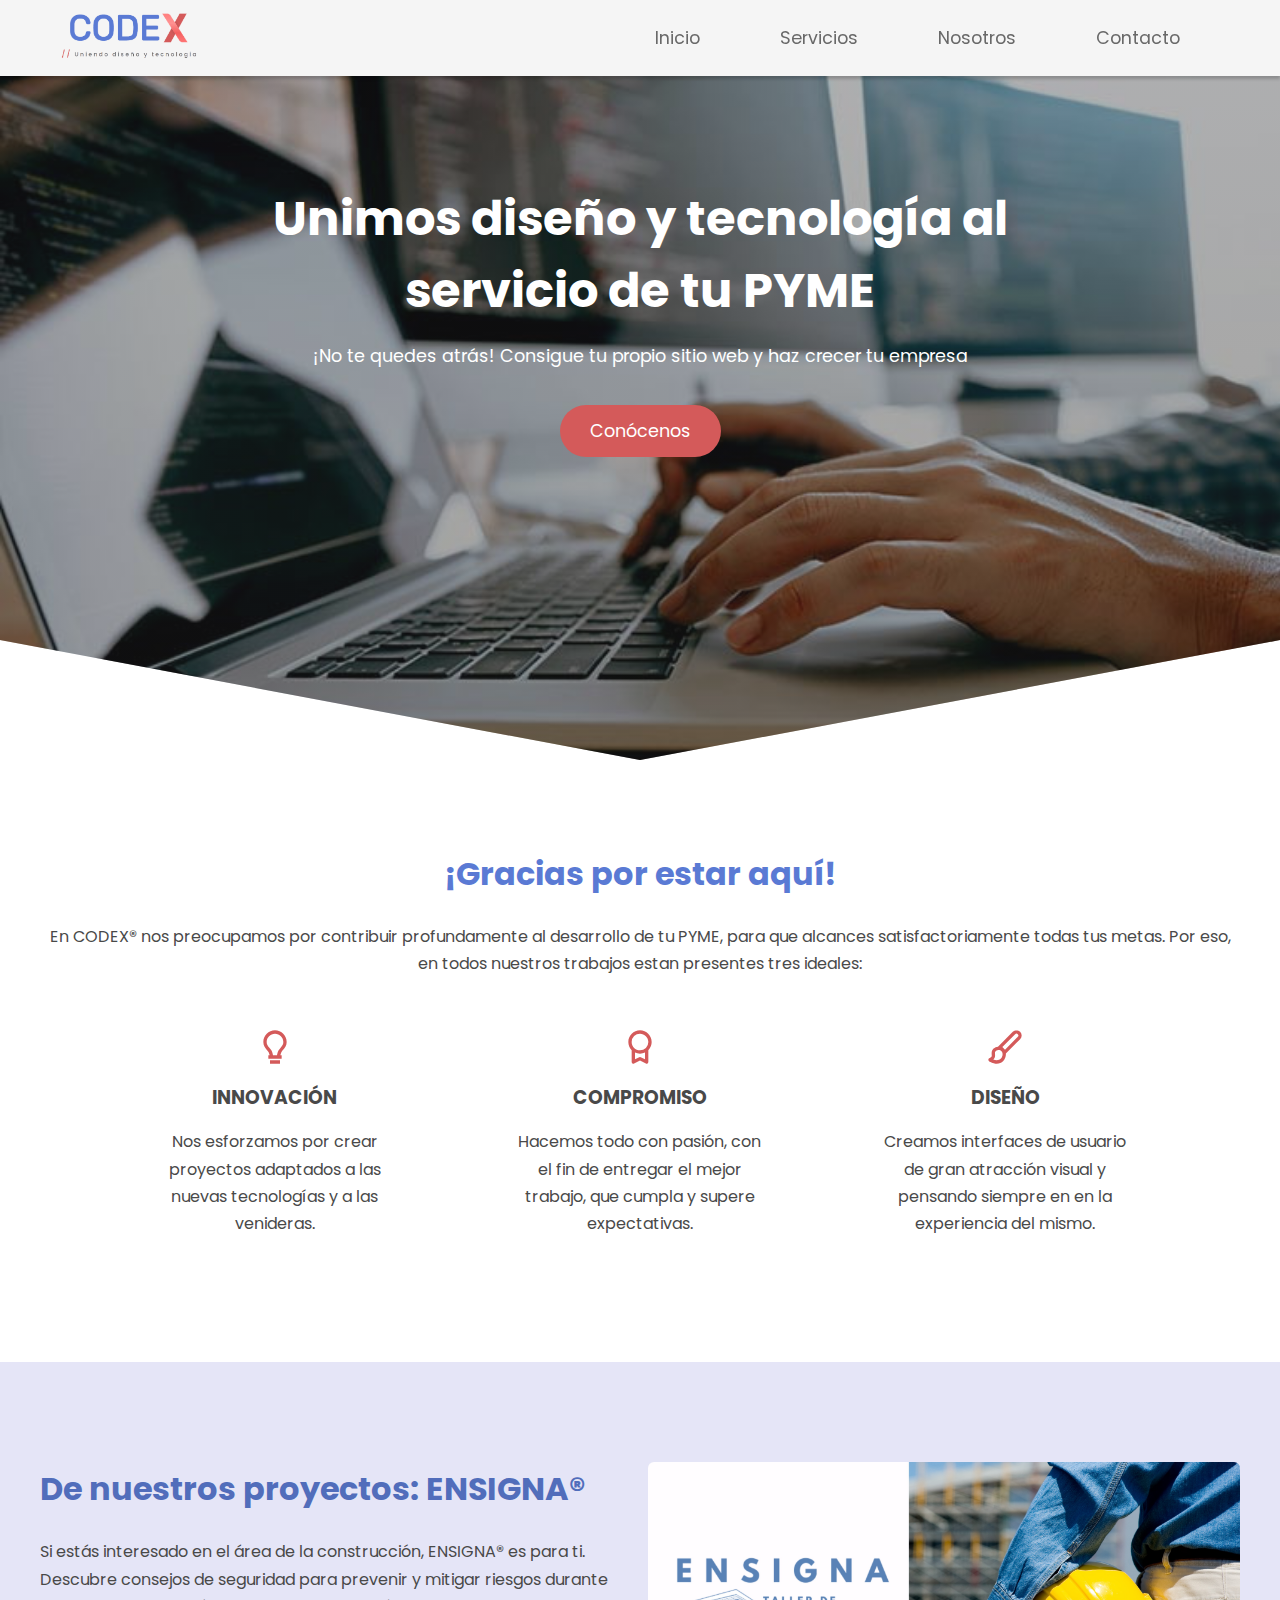
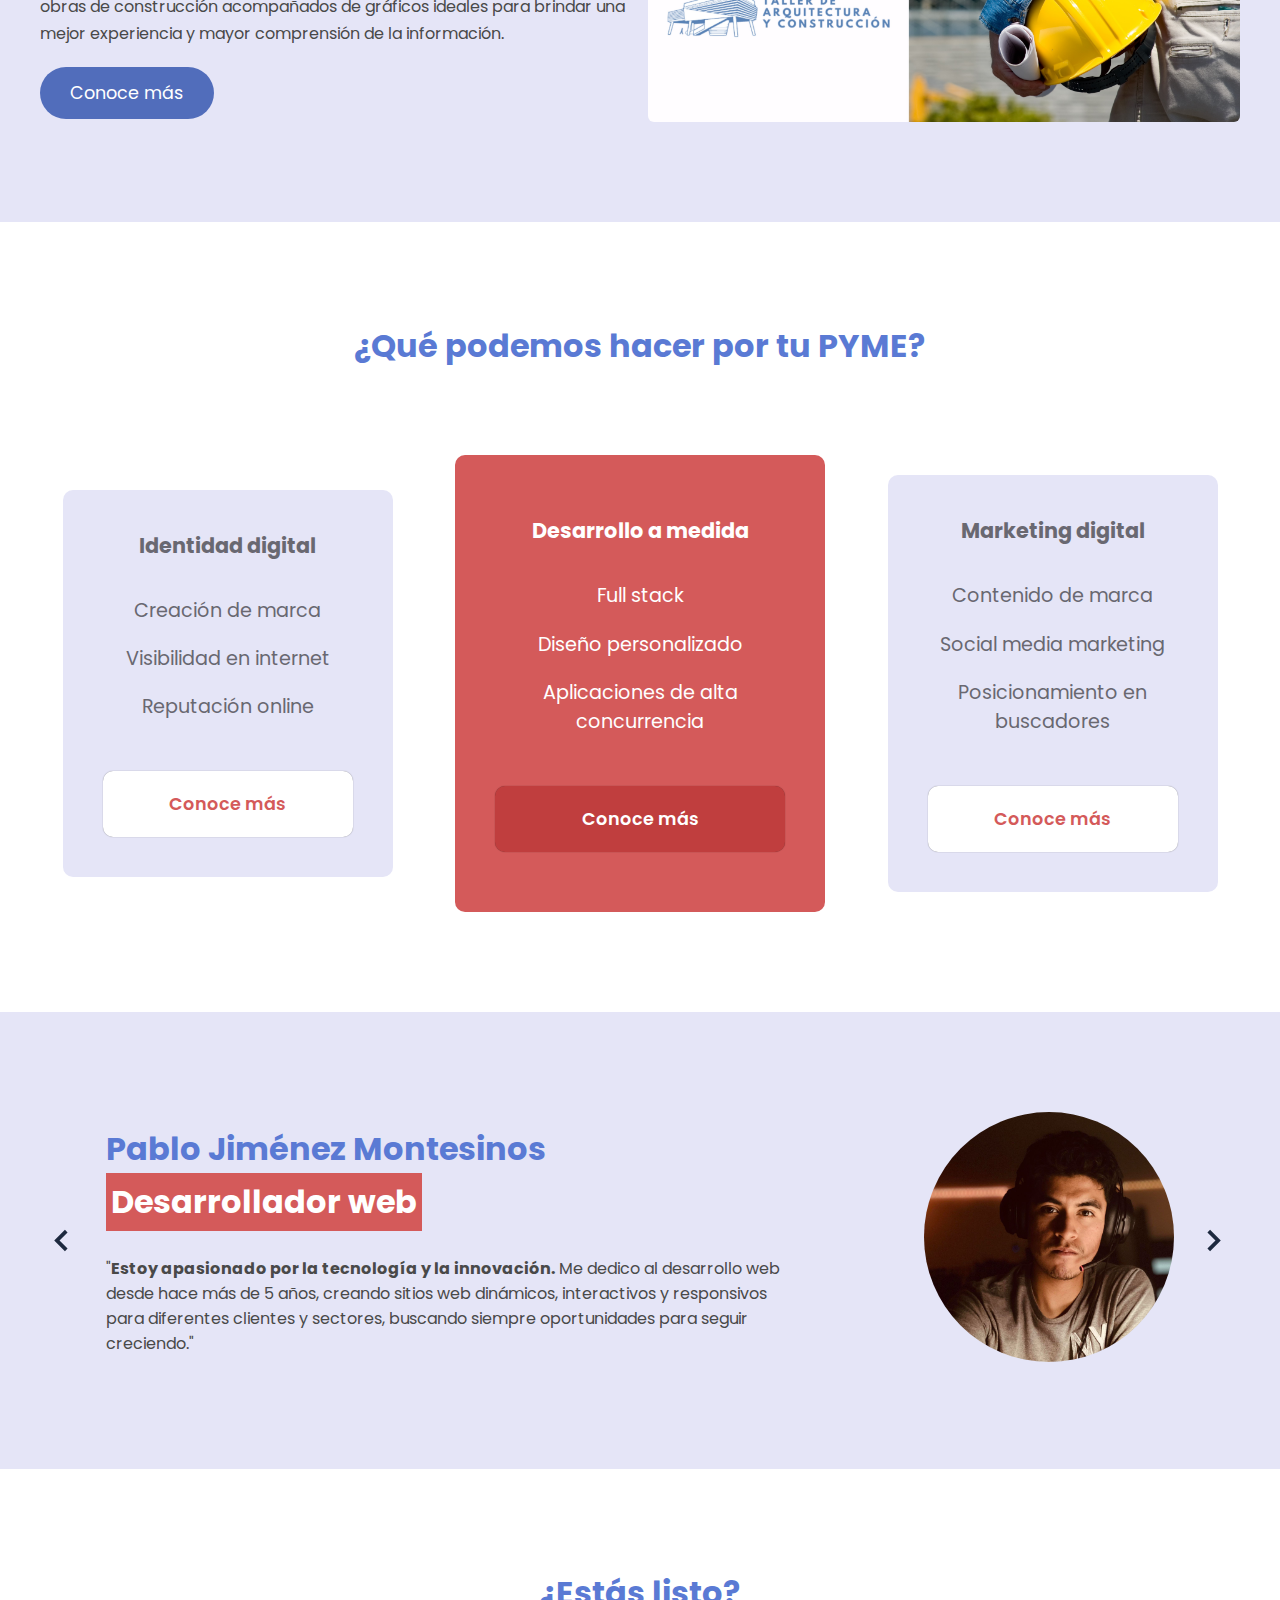
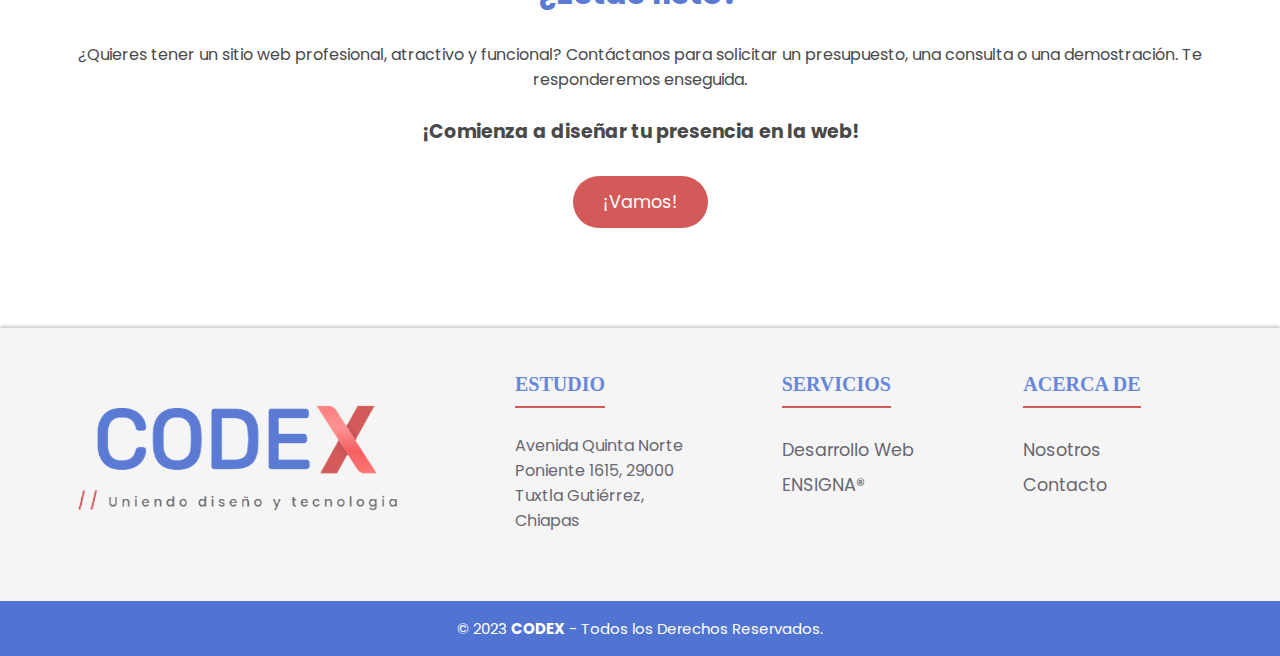
<file: index.html>
<!DOCTYPE html>
<html lang="es">

<head>
    <meta charset="UTF-8">
    <meta http-equiv="X-UA-Compatible" content="IE=edge">
    <meta name="viewport" content="width=device-width, initial-scale=1.0">
    <link rel="stylesheet" href="https://cdnjs.cloudflare.com/ajax/libs/font-awesome/6.3.0/css/all.min.css"
        integrity="sha512-SzlrxWUlpfuzQ+pcUCosxcglQRNAq/DZjVsC0lE40xsADsfeQoEypE+enwcOiGjk/bSuGGKHEyjSoQ1zVisanQ=="
        crossorigin="anonymous" referrerpolicy="no-referrer" />
    <title>CODEX</title>
    <link rel="shortcut icon" href="./img/codex-icon.png" type="image/x-icon">
    <link rel="stylesheet" href="./CSS/estilos.css">
    <meta name="theme-color" content="rgb(90, 122, 212)">
    <meta name="title" content="CODEX">
    <meta name="description" content="Especialistas en programación y diseño web">
</head>

<body>
    <header>
        <nav class="navbar">
            <div class="logo"><a href="./index.html">
                    <img class="img_logo" src="./img/logo-codex-completo-v2-transformed.png" alt="Logo CODEX"></a>
            </div>
            <ul class="links">
                <li><a href="./index.html">Inicio</a></li>
                <li>
                    <a href="#">Servicios</a>
                    <ul class="submenu">
                        <li><a href="./servicios-desarrollo-web.html">Desarrollo Web</a></li>
                        <li><a href="./servicios-lider-ensigna.html">ENSIGNA®</a></li>
                    </ul>
                </li>
                <li><a href="./nosotros.html">Nosotros</a></li>
                <li><a href="./contacto.html">Contacto</a></li>
            </ul>
            <div class="alternar_btn">
                <i class="fa-solid fa-bars"></i>
            </div>
        </nav>
        <div class="mostrar_menu">
            <ul class="menu">
                <li><a class="m_links" href="./index.html">Inicio</a></li>
                <li>
                    <a class="m_links mas" href="#">Servicios<span><i class="icono fa fa-chevron-down"
                                aria-hidden="true"></i></span></a>
                    <ul class="submenu_2">
                        <li><a href="./servicios-desarrollo-web.html">Desarrollo Web</a></li>
                        <li><a href="./servicios-lider-ensigna.html">ENSIGNA®</a></li>
                    </ul>
                </li>
                <li><a class="m_links" href="./nosotros.html">Nosotros</a></li>
                <li><a href="./contacto.html" class="m_links">Contacto</a></li>
            </ul>
        </div>

        <script>
            const alternarBtn = document.querySelector('.alternar_btn')
            const alternarBtnIcon = document.querySelector('.alternar_btn i')
            const mostrarMenu = document.querySelector('.mostrar_menu')

            alternarBtn.onclick = function () {
                mostrarMenu.classList.toggle('open')
                const isOpen = mostrarMenu.classList.contains('open')

                alternarBtnIcon.classList = isOpen
                    ? 'fa-solid fa-xmark'
                    : 'fa-solid fa-bars'
            }
        </script>
        <script>
            let listElements = document.querySelectorAll('.mas');
            listElements.forEach(listElement => {
                listElement.addEventListener('click', () => {
                    listElement.classList.toggle('ver');

                    let height = 0;
                    let menu = listElement.nextElementSibling;
                    if (menu.clientHeight == "0") {
                        height = menu.scrollHeight;
                    }
                    menu.style.height = height + "px";

                })
            });
        </script>
    </header>

    <section class="hero">
        <div class="hero_container container">
            <h1 class="hero_title">Unimos diseño y tecnología al servicio de tu PYME</h1>
            <p class="hero_paragraph">¡No te quedes atrás! Consigue tu propio sitio web y haz crecer tu empresa</p>
            <a href="./nosotros.html" class="cta">Conócenos</a>
        </div>
    </section>

    <main>
        <section class="container about">
            <h2 class="subtitle">¡Gracias por estar aquí!</h2>
            <p class="about_paragraph">En CODEX® nos preocupamos por contribuir profundamente al desarrollo de tu PYME,
                para que alcances satisfactoriamente todas tus metas. Por eso, en todos nuestros trabajos estan
                presentes tres ideales:
            </p>

            <div class="about_main">
                <article class="about_icons">
                    <img src="./img/SVG/bulb.svg" alt="Icono recompensa" class="about_icon">
                    <h3 class="about_title">INNOVACIÓN</h3>
                    <p class="about_paragraph">Nos esforzamos por crear proyectos adaptados a las nuevas tecnologías y a
                        las venideras.
                    </p>
                </article>

                <article class="about_icons">
                    <img src="./img/SVG/award.svg" alt="Icono ideas" class="about_icon">
                    <h3 class="about_title">COMPROMISO</h3>
                    <p class="about_paragraph">Hacemos todo con pasión, con el fin de entregar el mejor trabajo, que
                        cumpla y supere expectativas.
                    </p>
                </article>

                <article class="about_icons">
                    <img src="./img/SVG/design.svg" alt="Icono reloj" class="about_icon">
                    <h3 class="about_title">DISEÑO</h3>
                    <p class="about_paragraph">Creamos interfaces de usuario de gran atracción visual y pensando siempre
                        en
                        en la experiencia del mismo.
                    </p>
                </article>
            </div>
        </section>

        <section class="knowledge">
            <div class="knowledge_container container">
                <div class="knowledge_texts">
                    <h2 class="subtitle subtitle_knowledge">De nuestros proyectos: ENSIGNA®</h2>
                    <p class="knowledge_paragraph">Si estás interesado en el área de la construcción, ENSIGNA® es para
                        ti. Descubre consejos de seguridad para prevenir y mitigar riesgos durante obras de construcción
                        acompañados de gráficos ideales para brindar una mejor experiencia y mayor comprensión de la
                        información.
                    </p>
                    <a href="./servicios-lider-ensigna.html" class="cta cta_knowledge">Conoce más</a>
                </div>
                <figure class="knowledge_picture">
                    <img src="./img/ini-ensigna.jpg" alt="Imagen seccion 2" class="knowledge_img">
                </figure>
            </div>
        </section>

        <section class="price container">
            <h2 class="subtitle">¿Qué podemos hacer por tu PYME?</h2>

            <div class="price_table">
                <div class="price_element">
                    <p class="price_name">Identidad digital</p>

                    <div class="price_items">
                        <p class="price_features">Creación de marca</p>
                        <p class="price_features">Visibilidad en internet</p>
                        <p class="price_features">Reputación online</p>
                    </div>

                    <a href="./servicios-desarrollo-web.html" class="price_cta">Conoce más</a>
                </div>

                <div class="price_element  price_element--best">
                    <p class="price_name">Desarrollo a medida</p>

                    <div class="price_items">
                        <p class="price_features">Full stack</p>
                        <p class="price_features">Diseño personalizado</p>
                        <p class="price_features">Aplicaciones de alta concurrencia</p>
                    </div>

                    <a href="./servicios-desarrollo-web.html" class="price_cta">Conoce más</a>
                </div>

                <div class="price_element">
                    <p class="price_name">Marketing digital</p>

                    <div class="price_items">
                        <p class="price_features">Contenido de marca</p>
                        <p class="price_features">Social media marketing</p>
                        <p class="price_features">Posicionamiento en buscadores</p>
                    </div>

                    <a href="./servicios-desarrollo-web.html" class="price_cta">Conoce más</a>
                </div>
            </div>
        </section>

        <section class="testimony">
            <div class="testimony_container container">
                <img src="./img/SVG/left-arrow.svg" alt="Icono flecha izquierda" class="testimony_arrow" id="before">
                <section class="testimony_body testimony_body--show" data-id="1">
                    <div class="testimony_text">
                        <h2 class="subtitle">Pablo Jiménez Montesinos<span class="testimony_course">Desarrollador
                                web</span></h2>
                        <p class="testimony_review">"<b>Estoy apasionado por la tecnología y la innovación.</b> Me
                            dedico al
                            desarrollo web desde hace más de 5 años, creando sitios web dinámicos, interactivos y
                            responsivos para diferentes clientes y sectores, buscando siempre oportunidades para seguir
                            creciendo."</p>
                    </div>

                    <figure class="testimony_picture">
                        <img src="./img/carrusel/1.jpeg" alt="Pablo" class="testimony_img">
                    </figure>
                </section>

                <section class="testimony_body" data-id="2">
                    <div class="testimony_text">
                        <h2 class="subtitle">Adrik Said Soancatl Niño<br><span class="testimony_course">Diseñador
                                UX</span></h2>
                        <p class="testimony_review">"<b>Me entusiasma crear experiencias de usuario memorables.</b>
                            Me dedico al diseño UX desde hace más de 3 años, creando interfaces de usuario intuitivas,
                            atractivas y funcionales para diferentes productos digitales."</p>
                    </div>

                    <figure class="testimony_picture">
                        <img src="./img/carrusel/7.jpeg" alt="Adrik" class="testimony_img">
                    </figure>
                </section>

                <section class="testimony_body" data-id="3">
                    <div class="testimony_text">
                        <h2 class="subtitle">María Fernanda Ramírez Pérez<br><span class="testimony_course">Diseñadora
                                UI</span></h2>
                        <p class="testimony_review">"<b>Me apasiona crear interfaces de usuario impactantes.</b>
                            Me dedico al diseño UI desde hace más de 4 años, diseñando interfaces de usuario que
                            combinan
                            estética, funcionalidad y accesibilidad para diferentes productos digitales."</p>
                    </div>

                    <figure class="testimony_picture">
                        <img src="./img/carrusel/2.jpeg" alt="María Fernanda" class="testimony_img">
                    </figure>
                </section>

                <section class="testimony_body" data-id="4">
                    <div class="testimony_text">
                        <h2 class="subtitle">Derik Patricio Díaz Álvarez<span class="testimony_course">Programador
                                backend</span></h2>
                        <p class="testimony_review">"<b>Soy un entusiasta desarrollador de soluciones de software
                                eficientes y
                                escalables.</b>
                            Me dedico al desarrollo backend desde hace más de 6 años, creando la lógica y la
                            funcionalidad de diferentes productos digitales, como sitios web, aplicaciones móviles y
                            sistemas de gestión".</p>
                    </div>

                    <figure class="testimony_picture">
                        <img src="./img/carrusel/5.jpeg" alt="Derik" class="testimony_img">
                    </figure>
                </section>

                <section class="testimony_body" data-id="5">
                    <div class="testimony_text">
                        <h2 class="subtitle">Mauricio Daniel Torres Rodríguez<span class="testimony_course">Programador
                                frontend</span></h2>
                        <p class="testimony_review">"<b>Soy un especialista en hacer interfaces de usuario atractivas y
                                funcionales.</b>
                            Me dedico al desarrollo frontend desde hace más de 4 años, creando la parte visual y la
                            interacción de diferentes productos digitales, como sitios web, aplicaciones móviles y
                            sistemas de gestión."</p>
                    </div>

                    <figure class="testimony_picture">
                        <img src="./img/carrusel/4.jpeg" alt="Mauricio" class="testimony_img">
                    </figure>
                </section>

                <section class="testimony_body" data-id="6">
                    <div class="testimony_text">
                        <h2 class="subtitle">Roberth Jared Gil Ríos<span class="testimony_course">Profesional de
                                marketing digital</span></h2>
                        <p class="testimony_review">"<b>Soy un experto creador de estrategias y campañas efectivas para
                                diferentes negocios
                                online.</b>
                            Me dedico al marketing digital desde hace más de 5 años, creando y ejecutando planes de
                            marketing online para diferentes clientes y medios empresariales."</p>
                    </div>

                    <figure class="testimony_picture">
                        <img src="./img/carrusel/3.jpeg" alt="Brayan" class="testimony_img">
                    </figure>
                </section>

                <section class="testimony_body" data-id="7">
                    <div class="testimony_text">
                        <h2 class="subtitle">Brayan Fernando de la Cruz Montoya<br><span
                                class="testimony_course">Copywriter</span>
                        </h2>
                        <p class="testimony_review">"<b>Disfruto crear textos persuasivos y originales para diferentes
                                medios y fines.</b>
                            Me dedico al copywriting desde hace más de 4 años, creando textos que captan la atención,
                            generan interés y provocan acción en el público objetivo."</p>
                    </div>

                    <figure class="testimony_picture">
                        <img src="./img/carrusel/6.jpeg" alt="Roberth" class="testimony_img">
                    </figure>
                </section>
                <img src="./img/SVG/right-arrow.svg" alt="Icono flecha derecha" class="testimony_arrow" id="next">
            </div>
        </section>

        <section class="questions container">
            <section class="questions_offer">
                <h2 class="subtitle">¿Estás listo?</h2>
                <p class="questions_copy">¿Quieres tener un sitio web profesional, atractivo y funcional? Contáctanos
                    para solicitar un presupuesto, una consulta o una demostración. Te
                    responderemos enseguida.<br><br><b style="font-size: 19px;">¡Comienza a diseñar tu presencia en la web!</b></p>
                <a href="./contacto.html" class="questions_cta cta">¡Vamos!</a>
            </section>
        </section>
    </main>

    <footer class="pie_pagina">
        <div class="grupo1">
            <div class="box">
                <figure><a href="./index.html"><img src="./img/logo-codex-completo-v2-transformed.png"
                            alt="Logo CODEX"></a></figure>
            </div>
            <div class="box b_posicion">
                <h2>ESTUDIO</h2>
                <p>Avenida Quinta Norte Poniente 1615, 29000 Tuxtla Gutiérrez, Chiapas</p>
            </div>
            <div class="box b_posicion">
                <h2>SERVICIOS</h2>
                <ul>
                    <li><a href="./servicios-desarrollo-web.html">Desarrollo Web</a></li>
                    <li><a href="./servicios-lider-ensigna.html">ENSIGNA®</a></li>
                </ul>
            </div>
            <div class="box">
                <h2>ACERCA DE</h2>
                <ul>
                    <li><a href="./nosotros.html">Nosotros</a></li>
                    <li><a href="./contacto.html">Contacto</a></li>
                </ul>
            </div>
        </div>
        <div class="grupo2">
            <small>&copy; 2023 <b>CODEX</b> - Todos los Derechos Reservados.</small>
        </div>
    </footer>

    <script src="./JS/slider.js"></script>
</body>

</html>
</file>
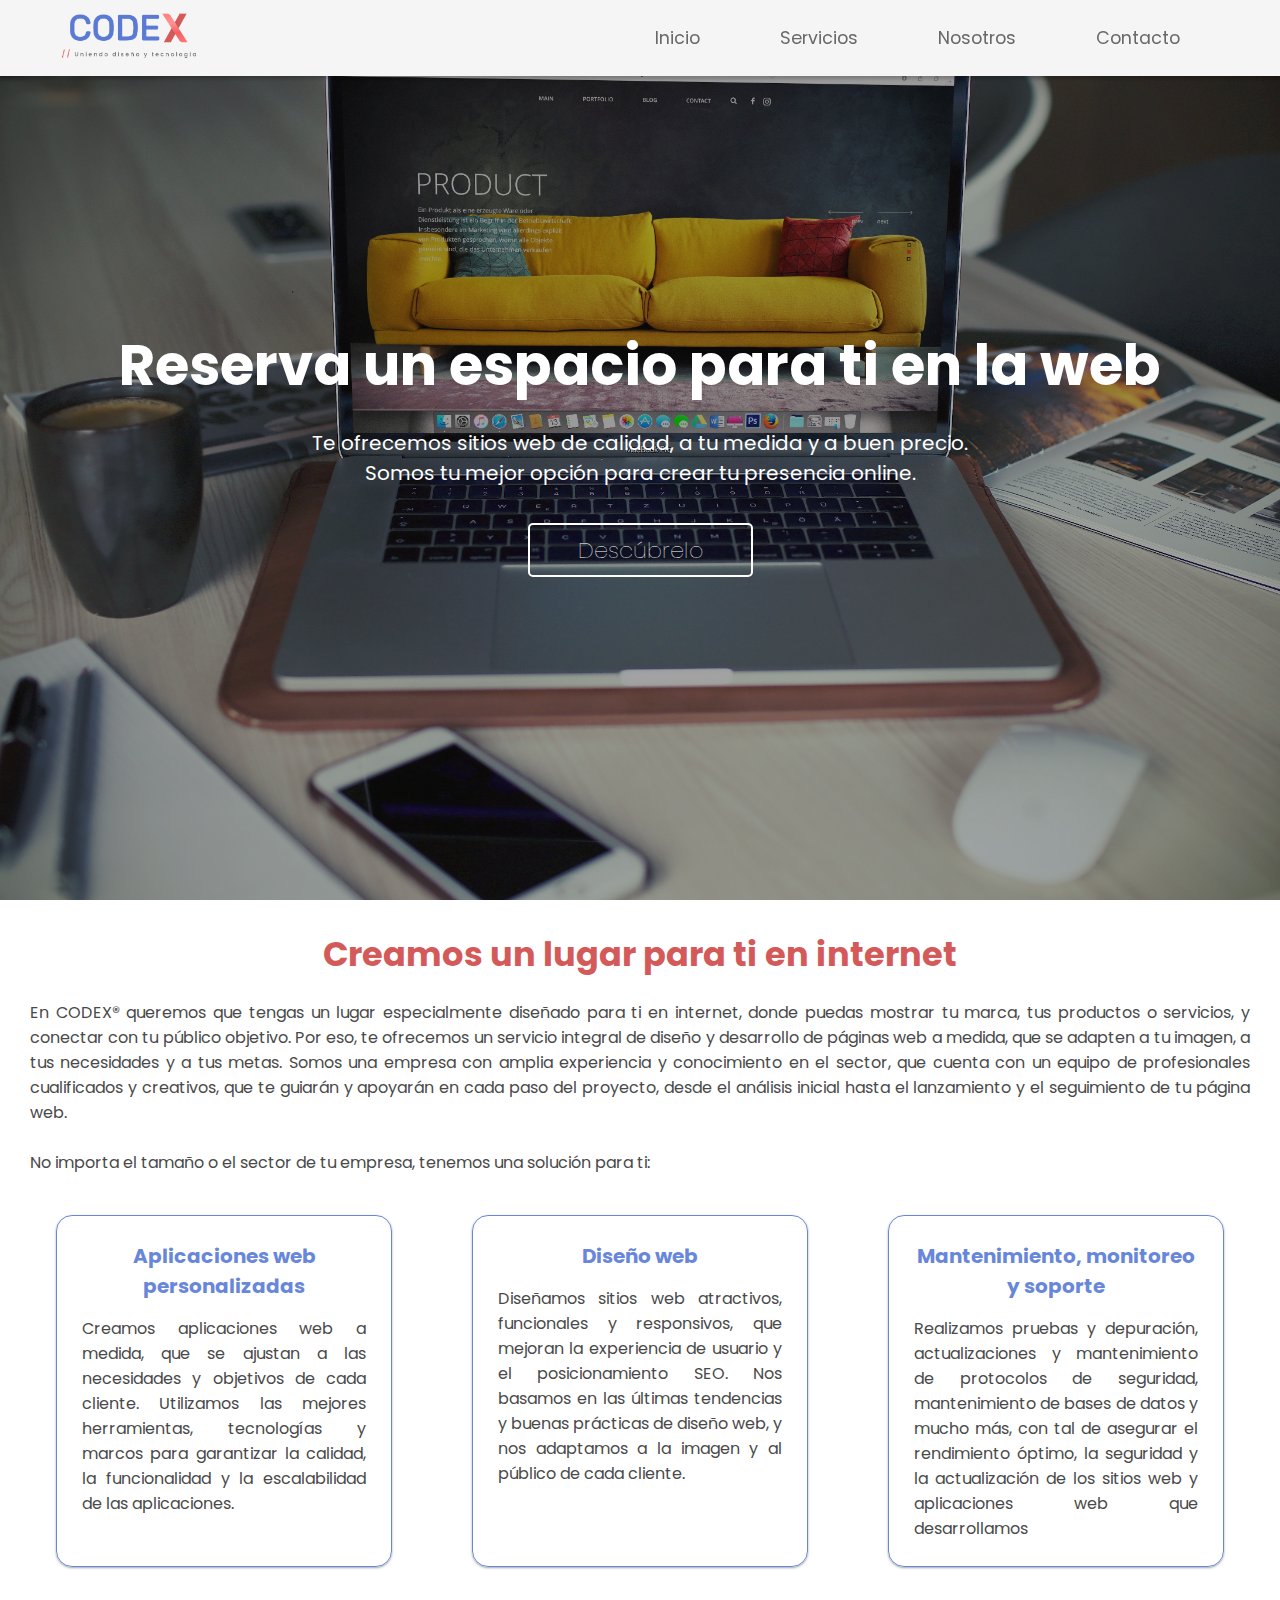
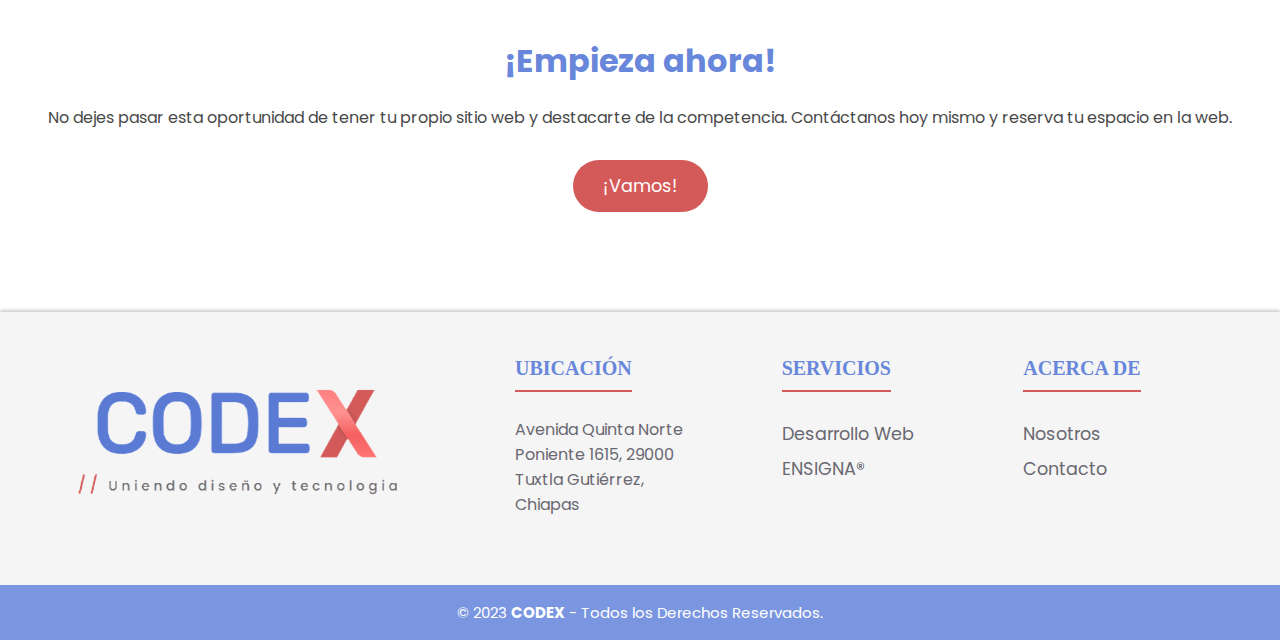
<file: servicios-desarrollo-web.html>
<!DOCTYPE html>
<html lang="en">

<head>
    <meta charset="UTF-8">
    <meta name="viewport" content="width=device-width, initial-scale=1.0">
    <link rel="stylesheet" href="https://cdnjs.cloudflare.com/ajax/libs/font-awesome/6.3.0/css/all.min.css"
        integrity="sha512-SzlrxWUlpfuzQ+pcUCosxcglQRNAq/DZjVsC0lE40xsADsfeQoEypE+enwcOiGjk/bSuGGKHEyjSoQ1zVisanQ=="
        crossorigin="anonymous" referrerpolicy="no-referrer" />
    <title>Servicios | CODEX</title>
    <link rel="shortcut icon" href="./img/codex-icon.png" type="image/x-icon">
    <link rel="stylesheet" href="./CSS/contacto.css">
    <link rel="stylesheet" href="./CSS/style.css">
</head>

<body>
    <header>
        <nav class="navbar">
            <div class="logo"><a href="./index.html">
                    <img class="img_logo" src="./img/logo-codex-completo-v2-transformed.png" alt="Logo CODEX"></a>
            </div>
            <ul class="links">
                <li><a href="./index.html">Inicio</a></li>
                <li>
                    <a href="#">Servicios</a>
                    <ul class="submenu">
                        <li><a href="./servicios-desarrollo-web.html">Desarrollo Web</a></li>
                        <li><a href="./servicios-lider-ensigna.html">ENSIGNA®</a></li>
                    </ul>
                </li>
                <li><a href="./nosotros.html">Nosotros</a></li>
                <li><a href="./contacto.html">Contacto</a></li>
            </ul>
            <div class="alternar_btn">
                <i class="fa-solid fa-bars"></i>
            </div>
        </nav>
        <div class="mostrar_menu">
            <ul class="menu">
                <li><a class="m_links" href="./index.html">Inicio</a></li>
                <li>
                    <a class="m_links mas" href="#">Servicios<span><i class="icono fa fa-chevron-down"
                                aria-hidden="true"></i></span></a>
                    <ul class="submenu_2">
                        <li><a href="./servicios-desarrollo-web.html">Desarrollo Web</a></li>
                        <li><a href="./servicios-lider-ensigna.html">ENSIGNA®</a></li>
                    </ul>
                </li>
                <li><a class="m_links" href="./nosotros.html">Nosotros</a></li>
                <li><a href="./contacto.html" class="m_links">Contacto</a></li>
            </ul>
        </div>
    </header>

    <script>
        const alternarBtn = document.querySelector('.alternar_btn')
        const alternarBtnIcon = document.querySelector('.alternar_btn i')
        const mostrarMenu = document.querySelector('.mostrar_menu')

        alternarBtn.onclick = function () {
            mostrarMenu.classList.toggle('open')
            const isOpen = mostrarMenu.classList.contains('open')

            alternarBtnIcon.classList = isOpen
                ? 'fa-solid fa-xmark'
                : 'fa-solid fa-bars'
        }
    </script>
    <script>
        let listElements = document.querySelectorAll('.mas');
        listElements.forEach(listElement => {
            listElement.addEventListener('click', () => {
                listElement.classList.toggle('ver');

                let height = 0;
                let menu = listElement.nextElementSibling;
                if (menu.clientHeight == "0") {
                    height = menu.scrollHeight;
                }
                menu.style.height = height + "px";

            })
        });
    </script>

    <div class="container-father">
        <div class="container-history">
            <div class="container-title">
                <h1>Reserva un espacio para ti en la web</h1>
                <p>Te ofrecemos sitios web de calidad, a tu medida y a buen precio.<br>Somos tu mejor opción para crear
                    tu
                    presencia online.</p>
                <a href="#content" class="btn-history">Descúbrelo</a>
            </div>
            <img src="./img/web.jpg" alt="Web">
        </div>
    </div>

    <section class="content sau">
        <h2 id="content">Creamos un lugar para ti en internet</h2>
        <p>En CODEX® queremos que tengas un lugar especialmente diseñado para ti en internet, donde puedas mostrar tu   marca, tus
            productos o servicios, y conectar con tu público objetivo. Por eso, te ofrecemos un servicio integral de
            diseño y desarrollo de páginas web a medida, que se adapten a tu imagen, a tus necesidades y a tus metas.
            Somos una empresa con amplia experiencia y conocimiento en el sector, que cuenta con un equipo de
            profesionales cualificados y creativos, que te guiarán y apoyarán en cada paso del proyecto, desde el
            análisis inicial hasta el lanzamiento y el seguimiento de tu página web.  
            <br><br>No importa el tamaño o el sector de
            tu empresa, tenemos una solución para ti:
        </p>

        <div class="box-container">
            <div class="box-card">
                <i class="fa-solid fa-house-laptop"></i>
                <h3>Aplicaciones web personalizadas</h3>
                <p>Creamos aplicaciones web a medida, que se ajustan a las necesidades y objetivos de cada cliente. Utilizamos las mejores herramientas, tecnologías y marcos para garantizar la calidad, la funcionalidad y la escalabilidad de las aplicaciones.</p>
            </div>
            <div class="box-card">
                <i class="fa-solid fa-pen-ruler"></i>
                <h3>Diseño web</h3>
                <p>Diseñamos sitios web atractivos, funcionales y responsivos, que mejoran la experiencia de usuario y el posicionamiento SEO. Nos basamos en las últimas tendencias y buenas prácticas de diseño web, y nos adaptamos a la imagen y al público de cada cliente.</p>
            </div>
            <div class="box-card">
                <i class="fa-solid fa-gears"></i>
                <h3>Mantenimiento, monitoreo y soporte</h3>
                <p>Realizamos pruebas y depuración, actualizaciones y mantenimiento de protocolos de seguridad, mantenimiento de bases de datos y mucho más, con tal de asegurar el rendimiento óptimo, la seguridad y la actualización de los sitios web y aplicaciones web que desarrollamos
                </p>
            </div>
        </div>
    </section>

    <section class="questions container">
        <section class="questions_offer">
            <h2 class="subtitle">¡Empieza ahora!</h2>
            <p class="questions_copy">No dejes pasar esta oportunidad de tener tu propio sitio web y destacarte de la
                competencia. Contáctanos hoy mismo y reserva tu espacio en la web.
            </p>
            <a href="./contacto.html" class="questions_cta cta">¡Vamos!</a>
        </section>
    </section>

    <footer class="pie_pagina">
        <div class="grupo1">
            <div class="box">
                <figure><a href="./index.html"><img src="./img/logo-codex-completo-v2-transformed.png"
                            alt="Logo CODEX"></a></figure>
            </div>
            <div class="box b_posicion">
                <h2>UBICACIÓN</h2>
                <p>Avenida Quinta Norte Poniente 1615, 29000 Tuxtla Gutiérrez, Chiapas</p>
            </div>
            <div class="box b_posicion">
                <h2>SERVICIOS</h2>
                <ul>
                    <li><a href="./servicios-desarrollo-web.html">Desarrollo Web</a></li>
                    <li><a href="./servicios-lider-ensigna.html">ENSIGNA®</a></li>
                </ul>
            </div>
            <div class="box">
                <h2>ACERCA DE</h2>
                <ul>
                    <li><a href="./nosotros.html">Nosotros</a></li>
                    <li><a href="./contacto.html">Contacto</a></li>
                </ul>
            </div>
        </div>
        <div class="grupo2">
            <small>&copy; 2023 <b>CODEX</b> - Todos los Derechos Reservados.</small>
        </div>
    </footer>
</body>

</html>
</file>
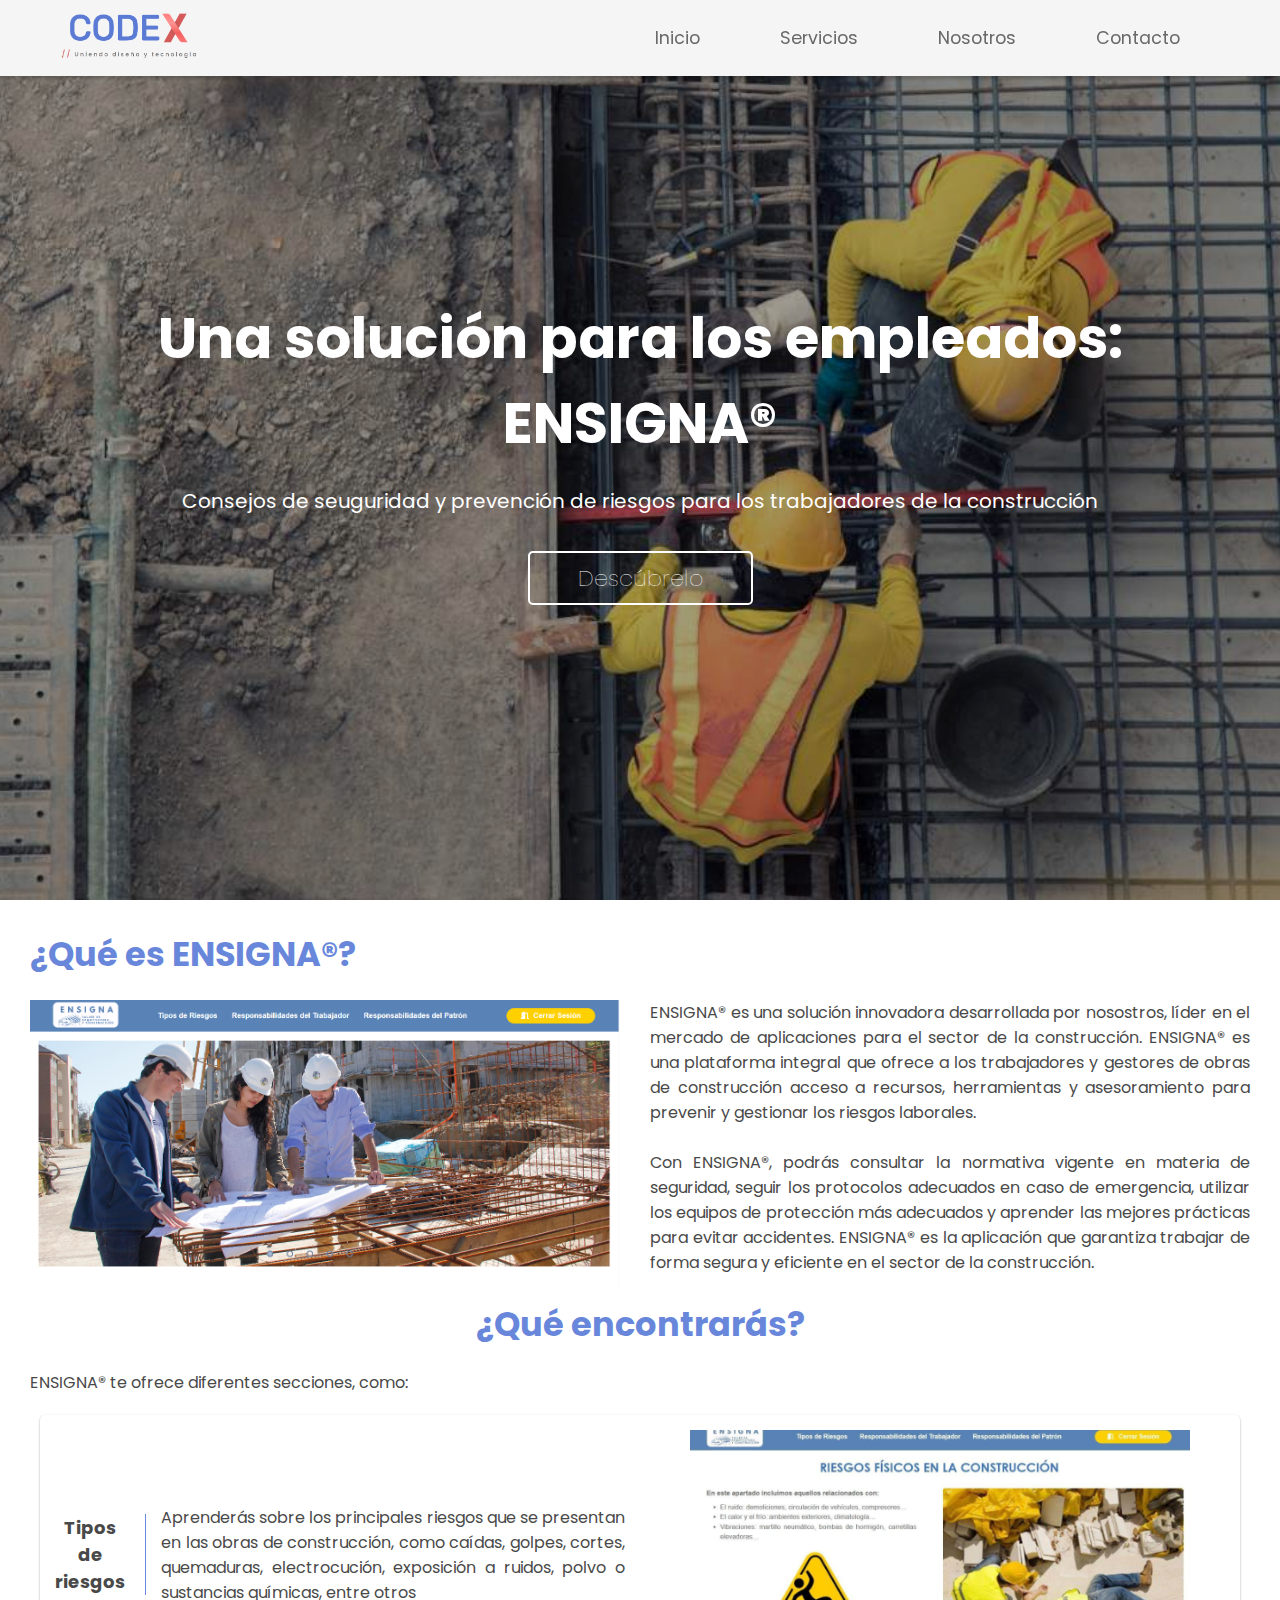
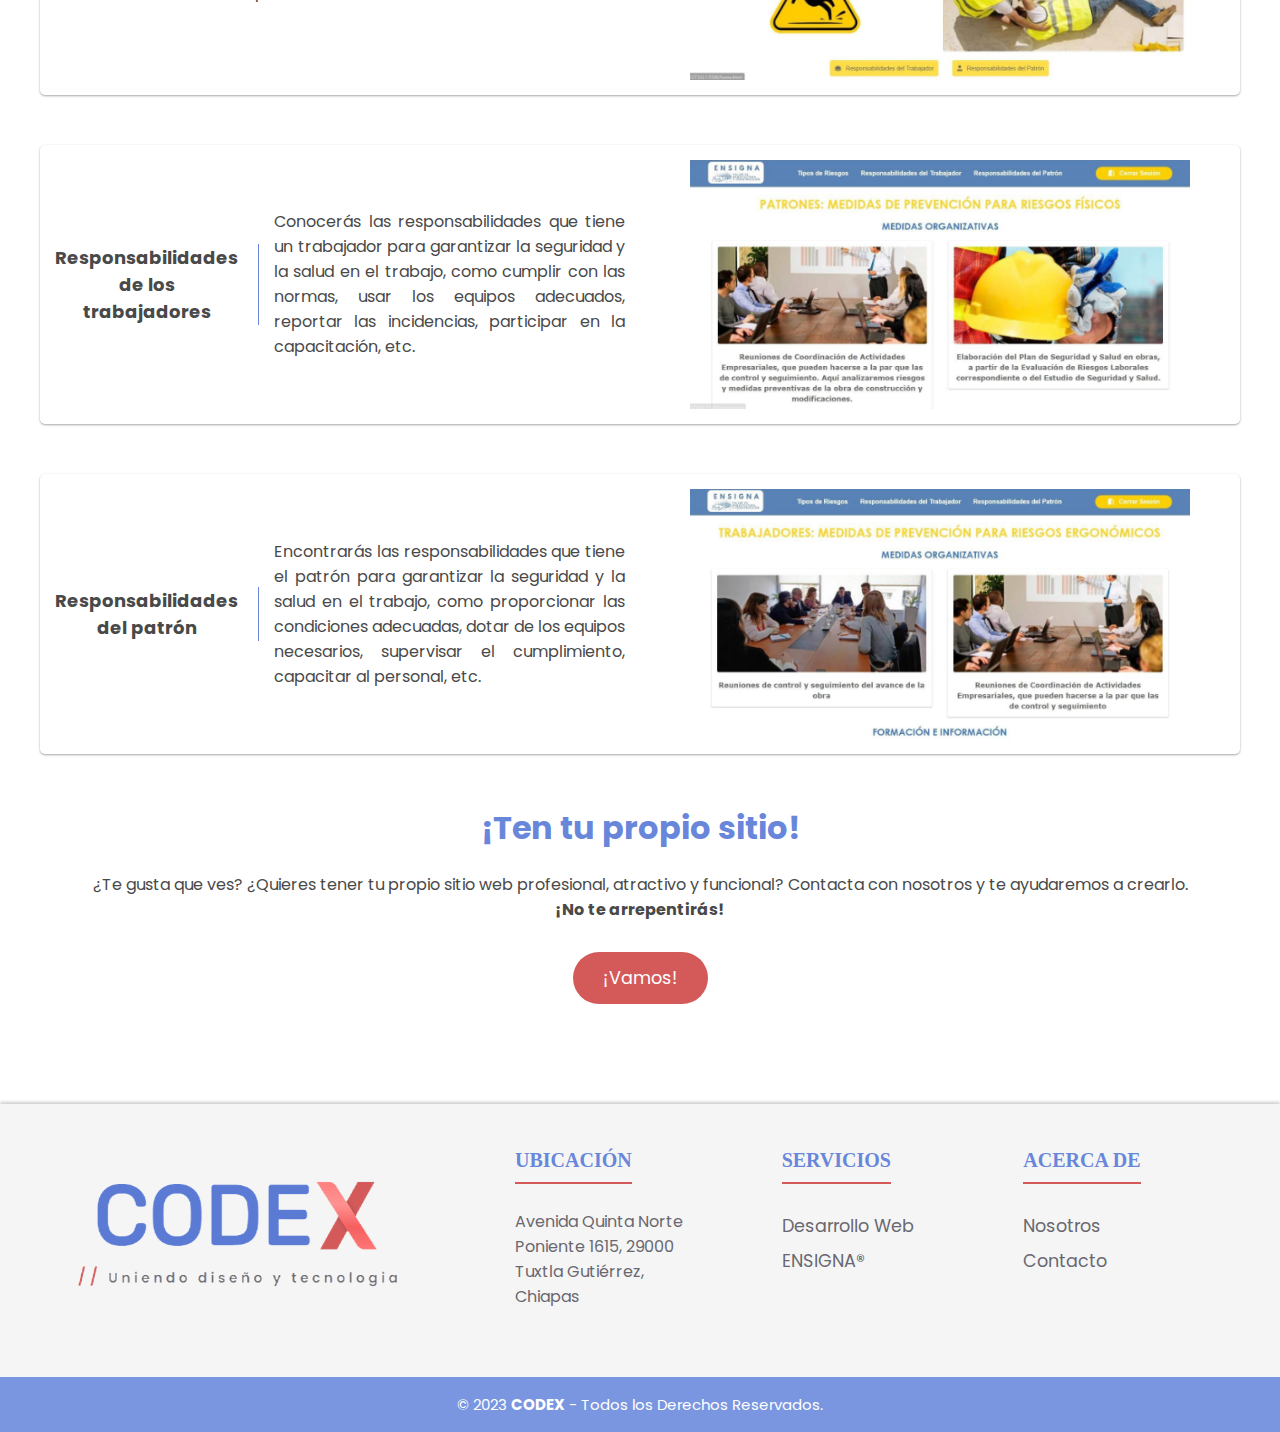
<file: servicios-lider-ensigna.html>
<!DOCTYPE html>
<html lang="en">

<head>
    <meta charset="UTF-8">
    <meta name="viewport" content="width=device-width, initial-scale=1.0">
    <link rel="stylesheet" href="https://cdnjs.cloudflare.com/ajax/libs/font-awesome/6.3.0/css/all.min.css"
        integrity="sha512-SzlrxWUlpfuzQ+pcUCosxcglQRNAq/DZjVsC0lE40xsADsfeQoEypE+enwcOiGjk/bSuGGKHEyjSoQ1zVisanQ=="
        crossorigin="anonymous" referrerpolicy="no-referrer" />
    <title>Servicios | CODEX</title>
    <link rel="shortcut icon" href="./img/codex-icon.png" type="image/x-icon">
    <link rel="stylesheet" href="./CSS/contacto.css">
    <link rel="stylesheet" href="./CSS/ensigna.css">
</head>

<body>
    <header>
        <nav class="navbar">
            <div class="logo"><a href="./index.html">
                    <img class="img_logo" src="./img/logo-codex-completo-v2-transformed.png" alt="Logo CODEX"></a>
            </div>
            <ul class="links">
                <li><a href="./index.html">Inicio</a></li>
                <li>
                    <a href="#">Servicios</a>
                    <ul class="submenu">
                        <li><a href="./servicios-desarrollo-web.html">Desarrollo Web</a></li>
                        <li><a href="./servicios-lider-ensigna.html">ENSIGNA®</a></li>
                    </ul>
                </li>
                <li><a href="./nosotros.html">Nosotros</a></li>
                <li><a href="./contacto.html">Contacto</a></li>
            </ul>
            <div class="alternar_btn">
                <i class="fa-solid fa-bars"></i>
            </div>
        </nav>
        <div class="mostrar_menu">
            <ul class="menu">
                <li><a class="m_links" href="./index.html">Inicio</a></li>
                <li>
                    <a class="m_links mas" href="#">Servicios<span><i class="icono fa fa-chevron-down"
                                aria-hidden="true"></i></span></a>
                    <ul class="submenu_2">
                        <li><a href="./servicios-desarrollo-web.html">Desarrollo Web</a></li>
                        <li><a href="./servicios-lider-ensigna.html">ENSIGNA®</a></li>
                    </ul>
                </li>
                <li><a class="m_links" href="./nosotros.html">Nosotros</a></li>
                <li><a href="./contacto.html" class="m_links">Contacto</a></li>
            </ul>
        </div>
    </header>

    <script>
        const alternarBtn = document.querySelector('.alternar_btn')
        const alternarBtnIcon = document.querySelector('.alternar_btn i')
        const mostrarMenu = document.querySelector('.mostrar_menu')

        alternarBtn.onclick = function () {
            mostrarMenu.classList.toggle('open')
            const isOpen = mostrarMenu.classList.contains('open')

            alternarBtnIcon.classList = isOpen
                ? 'fa-solid fa-xmark'
                : 'fa-solid fa-bars'
        }
    </script>
    <script>
        let listElements = document.querySelectorAll('.mas');
        listElements.forEach(listElement => {
            listElement.addEventListener('click', () => {
                listElement.classList.toggle('ver');

                let height = 0;
                let menu = listElement.nextElementSibling;
                if (menu.clientHeight == "0") {
                    height = menu.scrollHeight;
                }
                menu.style.height = height + "px";

            })
        });
    </script>

    <div class="container-father">
        <div class="container-history">
            <div class="container-title">
                <h1>Una solución para los empleados: ENSIGNA®</h1>
                <p>Consejos de seuguridad y prevención de riesgos para los trabajadores de la construcción</p>
                <a href="#content" class="btn-history">Descúbrelo</a>
            </div>
            <img src="./img/ensigna.jpg" alt="Herramientas de carpintería">
        </div>
    </div>

    <section class="content sau">
        <div class="sec1">
            <h2 id="content">¿Qué es ENSIGNA®?</h2>
            <img src="./img/ensigna/1e.png" alt="ENSIGNA® página">
            <p>ENSIGNA® es una solución innovadora desarrollada por nosostros, líder en el mercado de aplicaciones para el sector de la construcción. ENSIGNA® es una plataforma integral que ofrece a los trabajadores y gestores de obras de construcción acceso a recursos, herramientas y asesoramiento para prevenir y gestionar los riesgos laborales. <br><br>Con ENSIGNA®, podrás consultar la normativa vigente en materia de seguridad, seguir los protocolos adecuados en caso de emergencia, utilizar los equipos de protección más adecuados y aprender las mejores prácticas para evitar accidentes. ENSIGNA® es la aplicación que garantiza trabajar de forma segura y eficiente en el sector de la construcción.
            </p>
        </div>

        <div class="sec2">
            <h2 id="content">¿Qué encontrarás?</h2>
            <p>ENSIGNA® te ofrece diferentes secciones, como: </p>

            <div class="descripciones">
                <div class="descripcion">
                    <div class="descripcion-texto">
                        <div class="descripcion-titulo">
                            <h4>Tipos de riesgos</h4>
                        </div>
                        <p>Aprenderás sobre los principales riesgos que se presentan en las obras de construcción, como caídas, golpes, cortes, quemaduras, electrocución, exposición a ruidos, polvo o sustancias químicas, entre otros</p>
                    </div>

                    <div class="descripcion-img">
                        <img src="./img/ensigna/2e.png" alt="Ensigna 2">
                    </div>
                </div>
                
                <div class="descripcion">
                    <div class="descripcion-texto">
                        <div class="descripcion-titulo">
                            <h4>Responsabilidades de los trabajadores</h4>
                        </div>
                        <p>Conocerás las responsabilidades que tiene un trabajador para garantizar la seguridad y la salud en el trabajo, como cumplir con las normas, usar los equipos adecuados, reportar las incidencias, participar en la capacitación, etc.</p>
                    </div>
                    
                    <div class="descripcion-img">
                        <img src="./img/ensigna/e3.png" alt="Ensigna 3">
                    </div>
                </div>
                
                <div class="descripcion">
                    <div class="descripcion-texto">
                        <div class="descripcion-titulo">
                            <h4>Responsabilidades del patrón</h4>
                        </div>
                        <p>Encontrarás las responsabilidades que tiene el patrón para garantizar la seguridad y la salud en el trabajo, como proporcionar las condiciones adecuadas, dotar de los equipos necesarios, supervisar el cumplimiento, capacitar al personal, etc.</p>
                    </div>

                    <div class="descripcion-img">
                        <img src="./img/ensigna/e4.png" alt="Ensigna 4">
                    </div>
                </div>
            </div>
        </div>
    </section>

    <section class="questions container">
        <section class="questions_offer">
            <h2 class="subtitle">¡Ten tu propio sitio!</h2>
            <p class="questions_copy">¿Te gusta que ves? ¿Quieres tener tu propio sitio web profesional, atractivo y funcional? Contacta con nosotros y te ayudaremos a crearlo. <br><b>¡No te arrepentirás!</b>
            </p>
            <a href="./contacto.html" class="questions_cta cta">¡Vamos!</a>
        </section>
    </section>

    <footer class="pie_pagina">
        <div class="grupo1">
            <div class="box">
                <figure><a href="./index.html"><img src="./img/logo-codex-completo-v2-transformed.png"
                            alt="Logo CODEX"></a></figure>
            </div>
            <div class="box b_posicion">
                <h2>UBICACIÓN</h2>
                <p>Avenida Quinta Norte Poniente 1615, 29000 Tuxtla Gutiérrez, Chiapas</p>
            </div>
            <div class="box b_posicion">
                <h2>SERVICIOS</h2>
                <ul>
                    <li><a href="./servicios-desarrollo-web.html">Desarrollo Web</a></li>
                    <li><a href="./servicios-lider-ensigna.html">ENSIGNA®</a></li>
                </ul>
            </div>
            <div class="box">
                <h2>ACERCA DE</h2>
                <ul>
                    <li><a href="./nosotros.html">Nosotros</a></li>
                    <li><a href="./contacto.html">Contacto</a></li>
                </ul>
            </div>
        </div>
        <div class="grupo2">
            <small>&copy; 2023 <b>CODEX</b> - Todos los Derechos Reservados.</small>
        </div>
    </footer>
</body>

</html>
</file>
<file: CSS/estilos.css>
@import url('https://fonts.googleapis.com/css2?family=M+PLUS+Rounded+1c:wght@300;400;500;700&family=Poppins:wght@300;400;600;700&display=swap');

:root {
    --padding-container: 100px 0;
    --color-azul: rgb(90, 122, 212);
    --color-rojo: rgb(212, 90, 90);
}

*{
    margin: 0;
    padding: 0;
    box-sizing: border-box;
}

html{
    scroll-behavior: smooth;
    scroll-padding: 90px;
}

body {
    margin: 0;
    padding: 0;
    font-family: 'Poppins', sans-serif;
}

main {
    display: block;
}

h1 {
    font-size: 2em;
    margin: 0;
}

p {
    color: rgb(73, 73, 73);
}

.links li{
    list-style: none;
}

a{
    font-family: 'Poppins', sans-serif;
    text-decoration: none;
    font-size: 1.1rem;
}

header{
    position: fixed;
    padding: 0.5rem 2rem;
    background-color: rgb(245, 245, 245) /* rgb(104, 135, 219) */;
    box-shadow: 0 3px 3px rgba(0, 0, 0, 0.199);
    width: 100%;
    top: 0;
    z-index: 10;
}

.container {
    width: 100%;
    max-width: 1200px;
    margin: 0 auto;
    padding: var(--padding-container);
}

.menu a{
    color: rgb(73, 73, 73);
}
.links a:hover{
    background: rgb(104, 135, 219)/* var(--color-azul) */;
    padding: 10px 15px;
    border-radius: 3px;
    transition: 0.5s;
    color: rgb(255, 255, 255);
}
.links a:not(:hover){
    transition: 0.5s;
}
.navbar{
    width: 100%;
    height: 60px;
    max-width: 1200px;
    margin: 0 auto;
    display: flex;
    align-items: center;
    justify-content: space-between;
}
.navbar .links{
    display: flex;
    gap: 5rem;
    margin-right: 60px;
}
.links a{
    color: rgb(105, 105, 105);
}
.navbar .alternar_btn{
    color: rgb(105, 105, 105);
    font-size: 1.5rem;
    cursor: pointer;
    display: none;
}
.mostrar_menu{
    display: none;
    position: fixed;
    z-index: 10;
    right: 2rem;
    top: 70px;
    height: 0;
    width: 280px;
    background: rgba(255, 255, 255, 0.664);
    backdrop-filter: blur(15px);
    border-radius: 10px;
    overflow: hidden;
    transition: height 0.2s cubic-bezier(0.175, 0.885, 0.32, 1.275);
}
.mostrar_menu li{
    padding: 0.8rem;
    display: flex;
    align-items: left;
    justify-content: left;
    flex-direction: column;
}
.mostrar_menu .m_links{
    padding-left: 20px;
}
.mostrar_menu.open{
    height: auto;
}
@media(max-width: 930px){
    .navbar .links{
        display: none;
    }
    .navbar .alternar_btn{
        display: block;
    }
    .mostrar_menu{
        display: block;
    }
    .menu .m_links:hover{
        background: none;
        color: var(--color-azul);
    }
}
@media(max-width: 570px){
    .mostrar_menu{
        left: 2rem;
        width: unset;
    }
}
@media(max-width: 620px){
    .nosotros{
        width: 388px;
    }
}
.submenu{
    margin-top: 8px;
    position: absolute;
    z-index: 10;
    display: none;
    list-style: none;
    width: 200px;
    background-color: rgba(255, 255, 255, 0.781);
    border-radius: 4px;
    box-shadow:0 1px 3px rgba(0,0,0,0.12), 0 1px 2px rgba(0,0,0,0.24);
}
.links li:hover .submenu{
    display: block;
}
.submenu li a{
    display: block;
    color: rgb(90, 90, 90);
    padding: 10px;
}
.submenu li a:hover{
    background-color: var(--color-azul);
    color: rgb(255, 255, 255);
    padding: 15px 15px 15px 20px;
    border-radius: 4px;
    transition: none;
}
.submenu_2{
    margin-top: 6px;
    margin-left: 40px;
    border-left: 2px solid var(--color-rojo);
    overflow: hidden;
    height: 0;
    transition: 0.5s;
}
.submenu_2 li a:hover{
    background-color: var(--color-azul);
    padding: 5px 15px;
    color: rgb(255, 255, 255);
    border-radius: 4px;
    transition: 0.5s;
}
.submenu_2 li a:not(:hover){
    transition: 0.5s;
}
.ver .icono{
    transform: rotate(180deg);
}
.icono{
    margin-left: 30px;
    transition: transform 0.5s;
}

.hero {
    width: 100%;
    height: 100vh;
    min-height: 600px;
    max-height: 800px;
    position: relative;
    color: rgb(255, 255, 255);
    display: grid;
    grid-template-rows: 100px 1fr;
}

.hero::before {
    content: '';
    position: absolute;
    top: 0;
    left: 0;
    width: 100%;
    height: 100%;
    background-image:
        linear-gradient(180deg, rgba(36, 36, 36, 0.349) 0%, rgba(36, 36, 36, 0.411) 100%), 
        url('../img/ini.jpg');
    background-size: cover;
    clip-path: polygon(0 0, 100% 0, 100% 80%, 50% 95%, 0 80%);
    z-index: -1;
}

/* Nav */

.img_logo {
/*     background-color: rgba(255, 255, 255, 0.87);
 */    margin-top: 5px;
    width: 180px;
    padding: 10px;
    border-top-left-radius: 8px;
    border-bottom-right-radius: 8px;
}

/* Hero container */

.hero_container {
    max-width: 800px;
    margin-top: 320px;
    display: grid;
    --padding-container: 0;
    padding: 0 20px;
    grid-auto-rows: max-content;
    align-content: center;
    gap: 1em;
    padding-bottom: 100px;
    text-align: center;
}

.hero_title {
    font-size: 3rem;
}

.hero_paragraph {
    margin-bottom: 20px;
    font-size: 1.1rem;
    color: rgb(255, 255, 255);
}

.cta {
    display: inline-block;
    background-color: var(--color-rojo);
    justify-self: center;
    color: rgb(255, 255, 255);
    text-decoration: none;
    padding: 13px 30px;
    border-radius: 30px;
    transition: all 0.3s ease;
}

.cta:hover{
    transform: scale(1.1);
}

/*Main about*/
.about {
    text-align: center;
    margin-bottom: 75px;
    --padding-container: 50px 0;
}

.subtitle {
    color: var(--color-azul);
    font-size: 2rem;
    margin-bottom: 25px;
}

.about_title {
    color: rgb(73, 73, 73);
}

.about_paragraph {
    line-height: 1.7;
}

.about_main {
    padding-top: 50px;
    display: grid;
    width: 90%;
    margin: 0 auto;
    gap: 1em;
    overflow: hidden;
    grid-template-columns: repeat(auto-fit, minmax(260px, auto));
}

.about_icons {
    display: grid;
    gap: 1em;
    justify-items: center;
    width: 260px;
    overflow: hidden;
    margin: 0 auto;
}

.about_icon {
    width: 40px;
}

/*Knowledge*/
.knowledge {
    background-color: rgb(229, 229, 247);
    background-image: radial-gradient(#444cf7 0.5px, transparent 0.5px), radial-gradient(#444cf7 0.5px, #e5e5f7 0.5px);
    background-size: 20px 20px;
    background-position: 0 0, 10px 10px;
    overflow: hidden;
    padding: 0 20px;
    margin-bottom: 0;
}

.knowledge_container {
    display: grid;
    grid-template-columns: 1fr 1fr;
    gap: 1em;
    align-items: center;
}

.subtitle_knowledge{
    color: rgb(81, 109, 187);
}

.knowledge_picture {
    max-width: 600px;
}

.knowledge_paragraph {
    line-height: 1.7;
    margin-bottom: 20px;
}

.cta_knowledge{
    background-color: rgb(81, 109, 187);
}

.knowledge_img {
    width: 100%;
    display: block;
    border-radius: 6px;
}

/* Opciones - Price */
.price{
    text-align: center;
}

.price_table{
    padding-top: 60px;
    display: flex;
    flex-wrap: wrap;
    gap: 2.5em;
    justify-content: space-evenly;
    align-items: center;
}

.price_element{
    background-color: rgb(229, 229, 247);
    text-align: center;
    border-radius: 10px;
    width: 330px;
    padding: 40px;
    --color-plan: rgb(105, 104, 113);
    --color-price: rgb(29, 41, 63);
    --bg-cta: rgb(255, 255, 255);
    --color-cta: rgb(212, 90, 90);
    --color-items: rgb(105, 104, 113);
}

.price_element--best{
    width: 370px;
    padding: 60px 40px;
    background-color: var(--color-rojo);
    --color-plan: rgb(255 255 255);
    --color-price: rgb(255 255 255);
    --bg-cta: rgb(192, 62, 62);
    --color-cta: rgb(255 255 255);
    --color-items: rgb(255 255 255);
}

.price_name{
    color: var(--color-plan);
    margin-bottom: 15px;
    font-weight: 700;
    font-size: 1.3rem;
}

.price_items{
    margin-top: 35px;
    display: grid;
    gap: 1em;
    font-weight: 400;
    font-size: 1.2rem;
    margin-bottom: 50px;
}

.price_features{
    color: var(--color-items);
}

.price_cta{
    background-color: var(--bg-cta);
    color: var(--color-cta);
    display: block;
    padding: 20px 0;
    border-radius: 10px;
    font-weight: 600;
    box-shadow: 0 0 1px rgba(0, 0, 0, 0.5);
    transition: all 0.4s ease;
}

.price_cta:hover{
    transform: translateY(-5px);
}

/* Integrantes - Testimony */
.testimony{
    background-color: rgb(229, 229, 247);
}

.testimony_container{
    display: grid;
    grid-template-columns: 50px 1fr 50px;
    gap: 1em;
    align-items: center;
}

.testimony_body{
    display: grid;
    grid-template-columns: 1fr max-content;
    justify-content: space-between;
    align-items: center;
    gap: 2em;
    grid-column: 2/3;
    grid-row: 1/2;
    opacity: 0;
    pointer-events: none;
}

.testimony_body--show{
    pointer-events: unset;
    opacity: 1;
    transition: opacity 1.5s ease-in-out;
}

.testimony_img{
    width: 250px;
    height: 250px;
    border-radius: 50%;
    object-fit: cover;
    object-position: 50% 30%;
}

.testimony_text{
    max-width: 700px;
}

.testimony_course{
    background-color: rgb(212, 90, 90);
    color: rgb(255 255 255);
    display: inline-block;
    padding: 5px;
}

.testimony_arrow{
    width: 90%;
    cursor: pointer;
}

/*Questions*/
.questions {
    text-align: center;
}

.questions_cta{
    margin-top: 30px;
}

/*Footer*/
.pie_pagina {
    width: 100%;
    background-color: rgb(245, 245, 245);
    box-shadow: 0 -2px 3px rgba(0, 0, 0, 0.199);
}

.pie_pagina .grupo1 {
    width: 100%;
    max-width: 1200px;
    margin: auto;
    display: grid;
    grid-template-columns: repeat(4, 1fr);
    grid-gap: 50px;
    padding: 45px 0px;
}

.pie_pagina .grupo1 .b_posicion {
    padding-left: 25px;
}

.pie_pagina .grupo1 .box figure {
    width: 100%;
    height: 100%;
    display: flex;
    justify-content: center;
    align-items: center;
}

.pie_pagina .grupo1 .box figure img {
    width: 400px;
    padding: 10px;
    border-top-left-radius: 8px;
    border-bottom-right-radius: 8px;
}

.pie_pagina .grupo1 .box h2 {
    font-family: verdana;
    color: rgb(104, 135, 219);
    margin-bottom: 25px;
    font-size: 20px;
    border-bottom: 2px solid rgb(212, 90, 90);
    padding-bottom: 10px;
    display: inline-block;
}

.pie_pagina .grupo1 .box p {
    color: rgb(105, 104, 113);
    margin-bottom: 10px;
}

.pie_pagina .grupo1 ul {
    list-style: none;
}

.pie_pagina .grupo1 ul li a {
    line-height: 2;
    transition: all 0.3s ease;
    text-decoration: none;
    color: rgb(105, 104, 113);
}

.pie_pagina .grupo1 ul li a:hover {
    color: rgb(212, 90, 90);
    padding-left: 6px;
}

.pie_pagina .grupo2 {
    background-color: rgb(81, 115, 209)/* rgb(122, 150, 224) */;
    padding: 15px 10px;
    text-align: center;
    color: rgb(255, 255, 255);
}

.pie_pagina .grupo2 small {
    font-size: 15px;
}

/*Media queries*/

@media (max-width:1040px){
    .pie_pagina .grupo1{
        grid-template-columns: repeat(2, 1fr);
    }
}
@media (max-width:800px) {
    .hero_title{
        font-size: 2.5rem;
    }

    .about {
        margin-top: 25px;
    }

    .about_main {
        gap: 2em;
    }

    .about_icons:last-of-type {
        grid-column: 1/-1;
    }

    .knowledge_container {
        grid-template-columns: 1fr;
        grid-template-rows: max-content 1fr;
        gap: 3em;
        text-align: center;
    }

    .knowledge_picture {
        grid-row: 1/2;
        justify-self: center;
        max-width: 700px;
    }

    .testimony_container{
        grid-template-columns: 30px 1fr 30px;
    }

    .testimony_body{
        grid-template-columns: 1fr;
        grid-template-rows: max-content max-content;
        gap: 3em;
        justify-self: center;
    }

    .testimony_picture{
        justify-self: center;
    }

    .testimony_img{
        width: 200px;
        height: 200px;
    }

    .pie_pagina .grupo1 {
        width: 90%;
        grid-template-columns: repeat(1, 1fr);
        grid-gap: 30px;
        padding: 35px 0px;
    }

    .pie_pagina .grupo1 .b_posicion {
        padding-left: 0px;
    }
}
</file>
<file: CSS/contacto.css>
@import url('https://fonts.googleapis.com/css2?family=M+PLUS+Rounded+1c:wght@300;400;500;700&family=Poppins:wght@300;400;600;700&display=swap');

:root {
    --padding-container: 100px 0;
    --color-azul: rgb(90, 122, 212);
    --color-rojo: rgb(212, 90, 90);
}

* {
    margin: 0;
    padding: 0;
    box-sizing: border-box;
}

html {
    scroll-behavior: smooth;
    scroll-padding: 90px;
}

body {
    margin: 0;
    padding: 0;
    font-family: 'Poppins', sans-serif;
}

main {
    display: block;
}

h1 {
    font-size: 2em;
    margin: 0;
}

p {
    color: rgb(73, 73, 73);
}

.links li {
    list-style: none;
}

a {
    font-family: 'Poppins', sans-serif;
    text-decoration: none;
    font-size: 1.1rem;
}

header{
    position: fixed;
    padding: 0.5rem 2rem;
    background-color: rgb(245, 245, 245) /* rgb(104, 135, 219) */;
    box-shadow: 0 3px 3px rgba(0, 0, 0, 0.199);
    width: 100%;
    top: 0;
    z-index: 10;
}

.container {
    width: 100%;
    max-width: 1200px;
    margin: 0 auto;
    padding: var(--padding-container);
}

/* Navbar */
.menu a {
    color: rgb(73, 73, 73);
}

.links a:hover {
    background: rgb(104, 135, 219)/* var(--color-azul) */;
    padding: 10px 15px;
    border-radius: 3px;
    transition: 0.5s;
    color: rgb(255, 255, 255);
}

.links a:not(:hover) {
    transition: 0.5s;
}

.navbar {
    width: 100%;
    height: 60px;
    max-width: 1200px;
    margin: 0 auto;
    display: flex;
    align-items: center;
    justify-content: space-between;
}

.navbar .links {
    display: flex;
    gap: 5rem;
    margin-right: 60px;
}

.links a {
    color: rgb(105, 105, 105);
}

.navbar .alternar_btn {
    color: rgb(105, 105, 105);
    font-size: 1.5rem;
    cursor: pointer;
    display: none;
}

.mostrar_menu {
    display: none;
    position: fixed;
    z-index: 10;
    right: 2rem;
    top: 70px;
    height: 0;
    width: 280px;
    background: rgba(255, 255, 255, 0.664);
    backdrop-filter: blur(15px);
    border-radius: 10px;
    overflow: hidden;
    transition: height 0.2s cubic-bezier(0.175, 0.885, 0.32, 1.275);
}

.mostrar_menu li {
    padding: 0.8rem;
    display: flex;
    align-items: left;
    justify-content: left;
    flex-direction: column;
}

.mostrar_menu .m_links {
    padding-left: 20px;
}

.mostrar_menu.open {
    height: auto;
}

@media(max-width: 930px) {
    .navbar .links {
        display: none;
    }

    .navbar .alternar_btn {
        display: block;
    }

    .mostrar_menu {
        display: block;
    }

    .menu .m_links:hover {
        background: none;
        color: var(--color-azul);
    }
}

@media(max-width: 570px) {
    .mostrar_menu {
        left: 2rem;
        width: unset;
    }
}

@media(max-width: 620px) {
    .nosotros {
        width: 388px;
    }
}

.submenu {
    margin-top: 8px;
    position: absolute;
    z-index: 10;
    display: none;
    list-style: none;
    width: 200px;
    background-color: rgba(255, 255, 255, 0.781);
    border-radius: 4px;
    box-shadow: 0 1px 3px rgba(0, 0, 0, 0.12), 0 1px 2px rgba(0, 0, 0, 0.24);
}

.links li:hover .submenu {
    display: block;
}

.submenu li a {
    display: block;
    color: rgb(90, 90, 90);
    padding: 10px;
}

.submenu li a:hover {
    background-color: var(--color-azul);
    color: rgb(255, 255, 255);
    padding: 15px 15px 15px 20px;
    border-radius: 4px;
    transition: none;
}

.submenu_2 {
    margin-top: 6px;
    margin-left: 40px;
    border-left: 2px solid var(--color-rojo);
    overflow: hidden;
    height: 0;
    transition: 0.5s;
}

.submenu_2 li a:hover {
    background-color: var(--color-azul);
    padding: 5px 15px;
    color: rgb(255, 255, 255);
    border-radius: 4px;
    transition: 0.5s;
}

.submenu_2 li a:not(:hover) {
    transition: 0.5s;
}

.ver .icono {
    transform: rotate(180deg);
}

.icono {
    margin-left: 30px;
    transition: transform 0.5s;
}

.img_logo {
    margin-top: 5px;
    width: 180px;
    padding: 10px;
    border-top-left-radius: 8px;
    border-bottom-right-radius: 8px;
}

/* Form */
.cuerpo{
    margin: 120px 30px 60px;
}

.info a{
    transition: all 0.3s ease;
}

.info a:hover{
    padding-left: 8px;
}

.c-form {
    width: 100%;
    max-width: 1200px;
    margin: auto;
    display: grid;
    grid-template-columns: repeat(2, 1fr);
    grid-gap: 50px;
}

.c-form h1 {
    margin-bottom: 15px;
    color: rgb(104, 135, 219);
}

.c-form p {
    margin-bottom: 28px;
    padding-left: 0;
    padding-right: 0;
    color: rgb(90, 90, 90);
    text-align: justify;
}

.c-form a {
    display: inline-block;
    width: 100%;
    margin-bottom: 15px;
    color: rgb(105, 105, 105);
}

.c-form a i {
    color: rgb(212, 90, 90);
    margin-right: 10px;
}

.c-form .form form .campo,
textarea {
    width: 100%;
    padding: 15px 10px;
    font-size: 16px;
    border: 1px solid rgb(105, 105, 105);
    margin-bottom: 20px;
    border-radius: 3px;
    outline: 0px;
    color: rgb(95, 94, 94);
}

.c-form .form form textarea {
    min-height: 140px;
    max-height: 150px;
    font-family: Arial, Helvetica, sans-serif;
}

.c-form .form form .btn-enviar {
    padding: 15px;
    font-size: 16px;
    border: none;
    outline: 0px;
    background: rgb(212, 90, 90);
    color: rgb(255, 255, 255);
    border-radius: 4px;
    cursor: pointer;
    transition: all 300ms ease;
}

.c-form .form form .btn-enviar:hover {
    background: rgb(122, 150, 224);
}

@media(max-width: 975px) {
    .c-form {
        grid-template-columns: repeat(1, 1fr);
        grid-gap: 30px;
        margin-top: 35px;
    }
}

/* Footer */
.pie_pagina {
    width: 100%;
    background-color: rgb(245, 245, 245);
    box-shadow: 0 -2px 3px rgba(0, 0, 0, 0.199);
}

.pie_pagina .grupo1 {
    width: 100%;
    max-width: 1200px;
    margin: auto;
    display: grid;
    grid-template-columns: repeat(4, 1fr);
    grid-gap: 50px;
    padding: 45px 0px;
}

.pie_pagina .grupo1 .b_posicion {
    padding-left: 25px;
}

.pie_pagina .grupo1 .box figure {
    width: 100%;
    height: 100%;
    display: flex;
    justify-content: center;
    align-items: center;
}

.pie_pagina .grupo1 .box figure img {
    width: 400px;
    padding: 10px;
    border-top-left-radius: 8px;
    border-bottom-right-radius: 8px;
}

.pie_pagina .grupo1 .box h2 {
    font-family: verdana;
    color: rgb(104, 135, 219);
    margin-bottom: 25px;
    font-size: 20px;
    border-bottom: 2px solid rgb(212, 90, 90);
    padding-bottom: 10px;
    display: inline-block;
}

.pie_pagina .grupo1 .box p {
    color: rgb(105, 104, 113);
    margin-bottom: 10px;
}

.pie_pagina .grupo1 ul {
    list-style: none;
}

.pie_pagina .grupo1 ul li a {
    line-height: 2;
    transition: all 0.3s ease;
    text-decoration: none;
    color: rgb(105, 104, 113);
}

.pie_pagina .grupo1 ul li a:hover {
    color: rgb(212, 90, 90);
    padding-left: 6px;
}

.pie_pagina .grupo2 {
    background-color: rgb(122, 150, 224);
    padding: 15px 10px;
    text-align: center;
    color: rgb(255, 255, 255);
}

.pie_pagina .grupo2 small {
    font-size: 15px;
}

/*Media queries*/

@media (max-width:1040px) {
    .pie_pagina .grupo1 {
        grid-template-columns: repeat(2, 1fr);
    }
}

@media (max-width:800px) {
    .about {
        margin-top: 25px;
    }

    .about_main {
        gap: 2em;
    }

    .about_icons:last-of-type {
        grid-column: 1/-1;
    }

    .knowledge_container {
        grid-template-columns: 1fr;
        grid-template-rows: max-content 1fr;
        gap: 3em;
        text-align: center;
    }

    .knowledge_picture {
        grid-row: 1/2;
        justify-self: center;
        max-width: 700px;
    }

    .pie_pagina .grupo1 {
        width: 90%;
        grid-template-columns: repeat(1, 1fr);
        grid-gap: 30px;
        padding: 35px 0px;
    }

    .pie_pagina .grupo1 .b_posicion {
        padding-left: 0px;
    }
}
</file>
<file: CSS/style.css>
@import url('https://fonts.googleapis.com/css2?family=Nunito:wght@400;800&display=swap');

a{
    text-decoration: none;
}

.container-father {
    position: relative;
    height: 100vh;
}

.container-father::before {
    content: '';
    position: absolute;
    top: 0;
    left: 0;
    right: 0;
    bottom: 0;
    background-color: rgba(0, 0, 0, 0.363);
}

.container-title {
    position: absolute;
    z-index: 2;
    width: 100%;
    height: 100%;
    display: flex;
    flex-direction: column;
    align-items: center;
    justify-content: center;
}

.container-title h1 {
    color: rgb(255, 255, 255);
    font-size: 3.5rem;
    margin: 0 20px 20px;
    text-align: center;
}

.container-history img {
    width: 100%;
    height: 100vh;
    object-fit: cover;
}

.container-history p {
    color: rgb(255, 255, 255);
    padding: 0;
    font-size: 20px;
    margin: 0 20px 35px;
    text-align: center;
}

.btn-history {
    color: rgb(255, 255, 255);
    font-size: 1.4rem;
    font-weight: 100;
    border: 2px solid rgb(255, 255, 255);
    border-radius: 5px;
    padding: .5rem 3rem;
    transition: all 300ms ease;
}

.btn-history:hover {
    background-color: rgb(212, 90, 90);
}

@media(max-width: 768px) {
    .container-father::before {
        bottom: 0;
    }

    .container-history {
        height: 500px;
    }

    .container-title h1 {
        font-size: 3rem;
    }

    .btn-history {
        font-size: 1.1rem;
    }
}

.content {
    display: flex;
    flex-direction: column;
    justify-content: center;
    align-items: center;
    margin: auto;
}

.sau {
    padding: 30px 30px 0 30px;
}

.sau h2{
    font-size: 2.1rem;
    color: rgb(212, 90, 90);
    margin-bottom: 20px;
}

.sau p{
    text-align: justify;
}

.box-container {
    display: flex;
    justify-content: center;
    flex-wrap: wrap;
    text-align: center;
    gap: 80px;
    margin: 40px 0 20px;
}

.box-container .box-card {
    width: 21rem;
    text-align: center;
    border-radius: 1rem;
    border: 1px solid rgb(104, 135, 219);
    box-shadow: 0 1px 3px rgba(0, 0, 0, 0.12), 0 1px 2px rgba(0, 0, 0, 0.24);
    padding: 25px;
    transition: all 0.3s ease;
}

.box-container .box-card i {
    height: 3.9rem;
    width: 3.9rem;
    border-radius: 50%;
    font-size: 2.3rem;
    margin: 0 0 1rem;
    padding: 10px 0 0;
    background: rgb(104 135 219);
    color: rgb(255, 255, 255);
}

.box-container .box-card h3 {
    color: rgb(104 135 219);
    font-size: 20px;
    margin-bottom: 15px;
}

.box-container .box-card p {
    font-size: 16px;
}

.box-card:hover{
    background: rgb(212, 90, 90);
    border: none;
}

.box-card:hover > i{
    background: rgb(255, 255, 255);
    color: rgb(212, 90, 90);
}

.box-card:hover > h3{
    color: rgb(255, 255, 255);
}

.box-card:hover > p{
    color: rgb(255, 255, 255);
}

/*Questions*/
.subtitle{
    color: rgb(104, 135, 219);
    margin-bottom: 20px;
    font-size: 2rem;
}

.cta {
    display: inline-block;
    background-color: var(--color-rojo);
    justify-self: center;
    color: rgb(255, 255, 255);
    text-decoration: none;
    padding: 13px 30px;
    border-radius: 30px;
    transition: all 0.3s ease;
}

.cta:hover{
    transform: scale(1.1);
}
.questions {
    text-align: center;
    margin-top: -50px;
}

.questions_cta{
    margin-top: 30px;
}
</file>
<file: CSS/ensigna.css>
@import url('https://fonts.googleapis.com/css2?family=Nunito:wght@400;800&display=swap');

a{
    text-decoration: none;
}

.container-father {
    position: relative;
    height: 100vh;
}

.container-father::before {
    content: '';
    position: absolute;
    top: 0;
    left: 0;
    right: 0;
    bottom: 0;
    background-color: rgba(0, 0, 0, 0.363);
}

.container-title {
    position: absolute;
    z-index: 2;
    width: 100%;
    height: 100%;
    display: flex;
    flex-direction: column;
    align-items: center;
    justify-content: center;
}

.container-title h1 {
    color: rgb(255, 255, 255);
    font-size: 3.5rem;
    margin: 0 20px 20px;
    text-align: center;
}

.container-history img {
    width: 100%;
    height: 100vh;
    object-fit: cover;
}

.container-history p {
    color: rgb(255, 255, 255);
    padding: 0;
    font-size: 20px;
    margin: 0 20px 35px;
    text-align: center;
}

.btn-history {
    color: rgb(255, 255, 255);
    font-size: 1.4rem;
    font-weight: 100;
    border: 2px solid rgb(255, 255, 255);
    border-radius: 5px;
    padding: .5rem 3rem;
    transition: all 300ms ease;
}

.btn-history:hover {
    background-color: rgb(104, 135, 219);
}

@media(max-width: 768px) {
    .container-father::before {
        bottom: 0;
    }

    .container-history {
        height: 500px;
    }

    .container-title h1 {
        font-size: 3rem;
    }

    .btn-history {
        font-size: 1.1rem;
    }
}

.content {
    padding: 30px 30px 0 30px;
}

.sau h2{
    font-size: 2.1rem;
    color: rgb(104, 135, 219);
    margin-bottom: 20px;
}

.sau img{
    float: left;
    margin-right: 30px;
    width: 590px;
}

.sau p{
    text-align: justify;
}
.sec2{
    margin-top: 25px;
}

.sec2 h2{
    text-align: center;
}

.descripciones{
    width: 100%;
    margin: auto;
    margin-top: 20px;
    display: grid;
    grid-template-rows: repeat(3, 1fr);
    grid-gap: 50px;
}

.descripcion{
    width: 100%;
    max-width: 1200px;
    margin: auto;
    display: grid;
    grid-template-columns: repeat(2, 1fr);
    grid-gap: 30px;
    box-shadow: 0 1px 3px rgba(0, 0, 0, 0.12), 0 1px 2px rgba(0, 0, 0, 0.24);
    border-radius: 5px;
    padding: 15px;
}

.descripcion-texto{
    display: flex;
    justify-content: center;
    align-items: center;
}

.descripcion-titulo{
    border-right: 1px solid rgb(104, 135, 219);
}

.descripcion h4{
    color: rgb(73 73 73);
    font-size: 18px;
    text-align: center;
    margin-right: 20px;
}

.descripcion p{
    margin-left: 15px;
}

.descripcion-img{
    display: flex;
    justify-content: center;
    align-items: center;
}

.descripcion img{
    width: 500px;
    margin-right: 0;
    float: none;
}

@media(max-width: 1020px){
    .descripcion img{
        width: 400px;
    }
}

@media(max-width: 975px) {
    .descripciones{
        grid-gap: 1px;
    }
    .descripcion {
        grid-template-columns: repeat(1, 1fr);
        grid-gap: 30px;
        margin-top: 35px;
    }
    .descripcion-texto{
        display: block;
    }
    .descripcion-titulo{
        margin-bottom: 15px;
        padding-bottom: 15px;
        border-right: none;
        border-bottom: 1px solid rgb(104, 135, 219);
    }
}

@media(max-width: 630px){
    .sec1 img{
        width: 400px;
    }
}

@media(max-width: 465px){
    .sec1 img{
        width: 350px;
    }
    .descripcion img{
        width: 300px;
    }
}

/*Questions*/
.subtitle{
    color: rgb(104, 135, 219);
    margin-bottom: 20px;
    font-size: 2rem;
}

.cta {
    display: inline-block;
    background-color: var(--color-rojo);
    justify-self: center;
    color: rgb(255, 255, 255);
    text-decoration: none;
    padding: 13px 30px;
    border-radius: 30px;
    transition: all 0.3s ease;
}

.cta:hover{
    transform: scale(1.1);
}
.questions {
    text-align: center;
    margin-top: -50px;
}

.questions_cta{
    margin-top: 30px;
}
</file>
